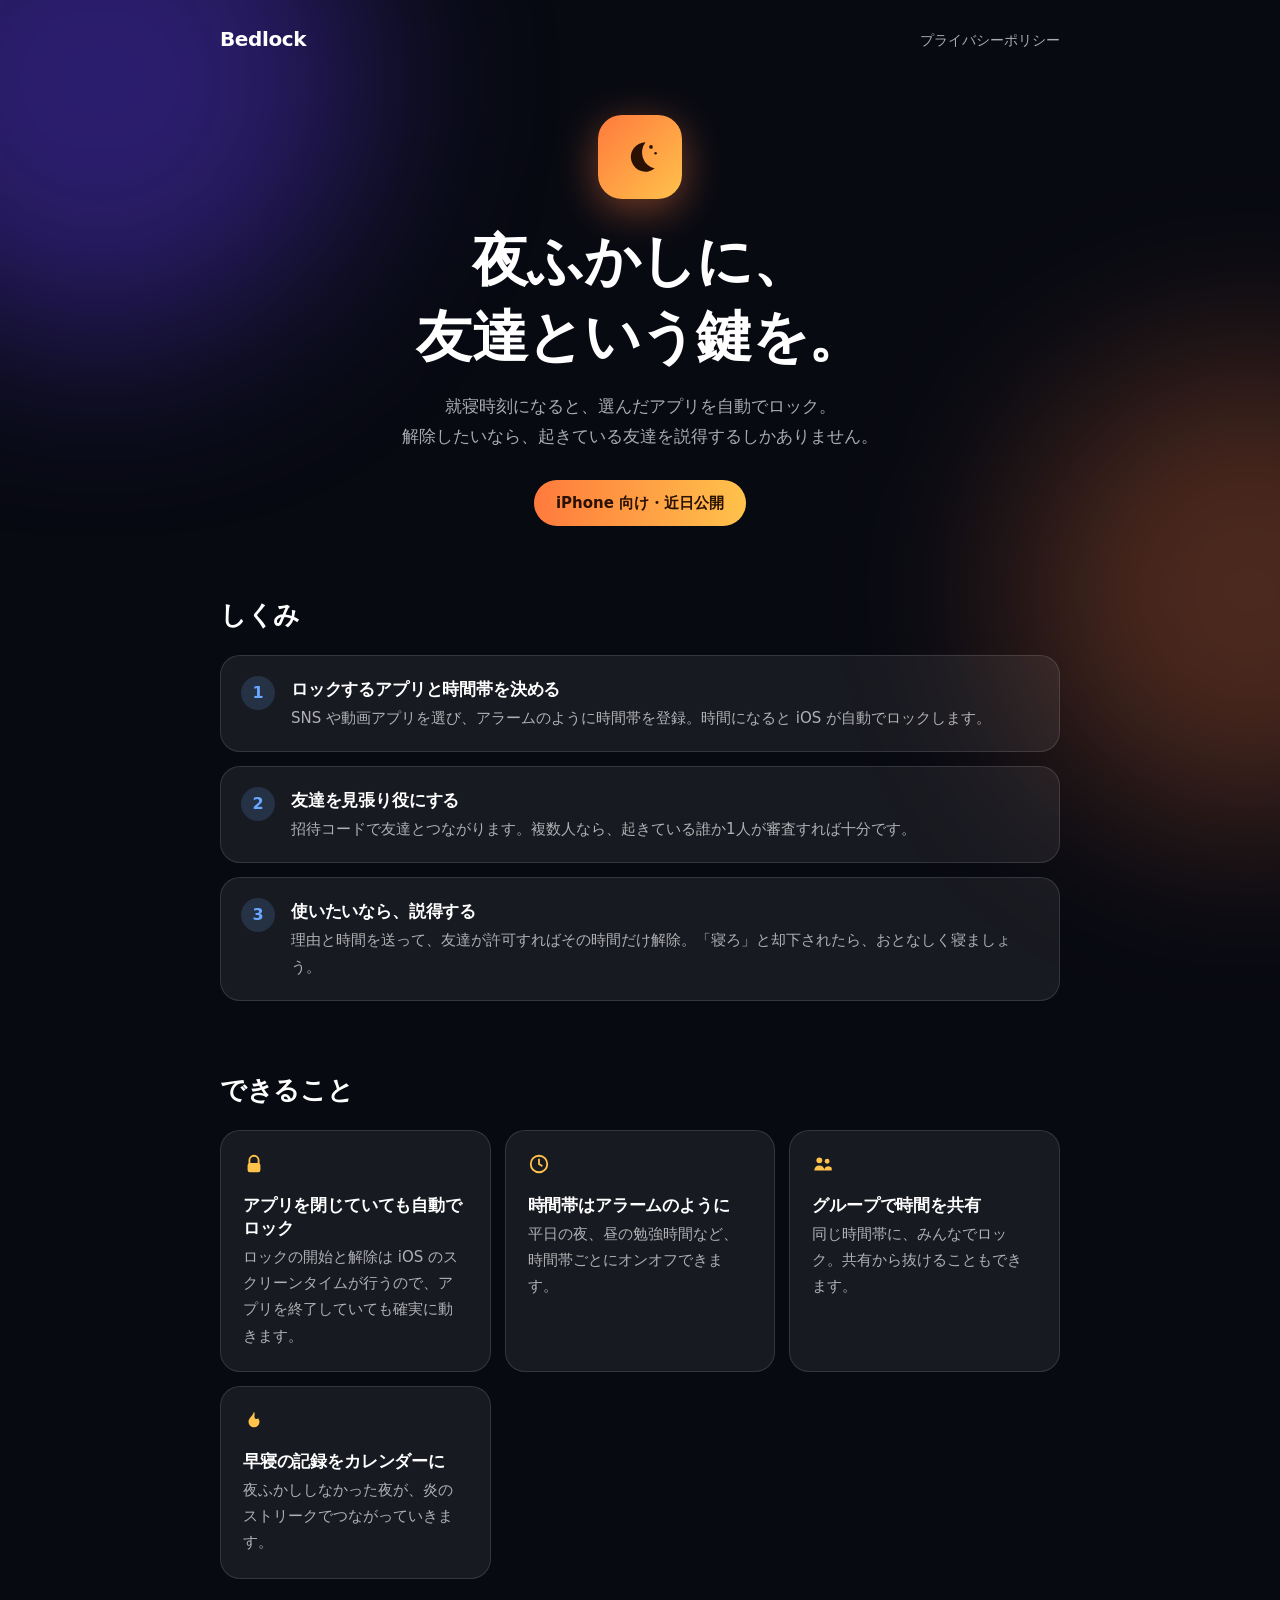
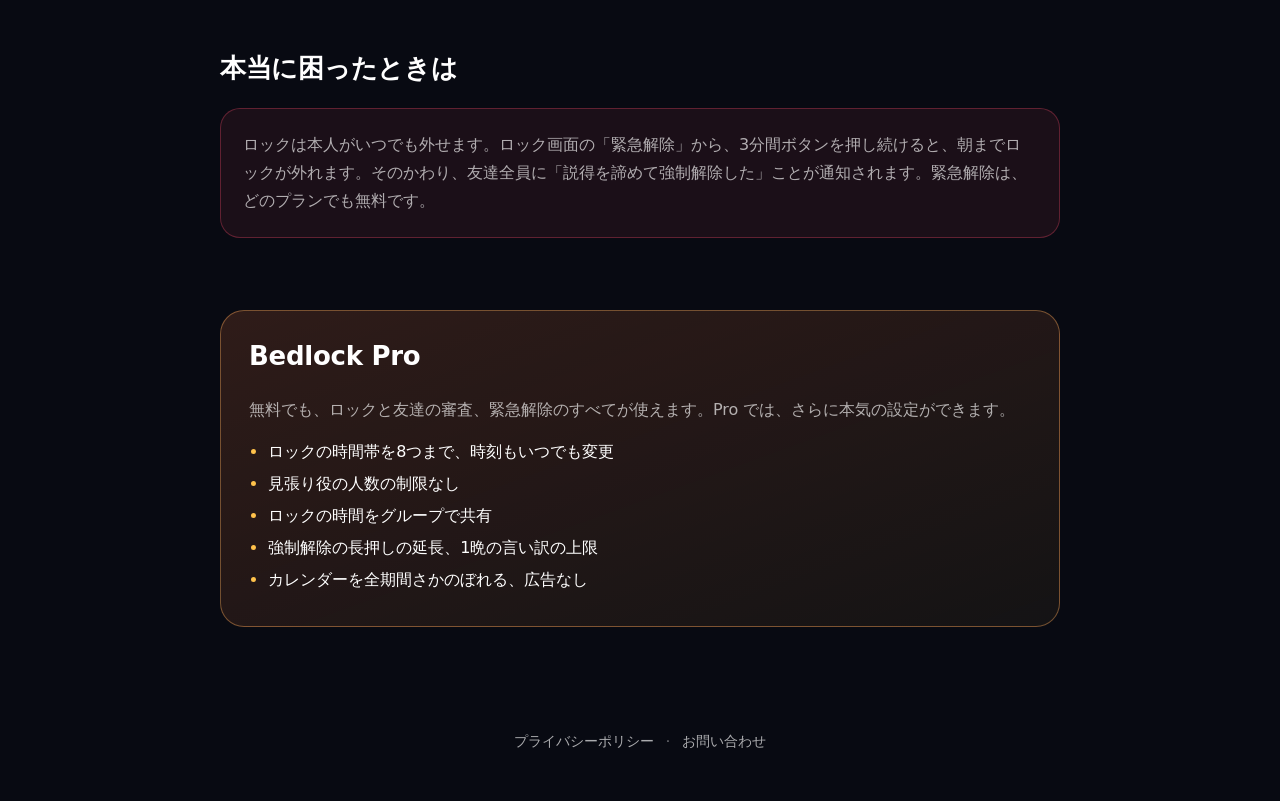
<file: index.html>
<!doctype html>
<html lang="ja">
<head>
  <meta charset="utf-8">
  <meta name="viewport" content="width=device-width, initial-scale=1">
  <title>Bedlock | 夜ふかしに、友達という鍵を。</title>
  <meta name="description" content="就寝時刻になると、選んだアプリを自動でロック。解除するには友達を説得するしかない、夜ふかし防止アプリ。">
  <meta property="og:title" content="Bedlock">
  <meta property="og:description" content="夜ふかしに、友達という鍵を。">
  <link rel="stylesheet" href="style.css">
</head>
<body>
  <div class="glow glow-a" aria-hidden="true"></div>
  <div class="glow glow-b" aria-hidden="true"></div>

  <header class="topbar">
    <a class="brand" href="./">Bedlock</a>
    <nav><a href="privacy.html">プライバシーポリシー</a></nav>
  </header>

  <main>
    <section class="hero">
      <div class="app-icon" aria-hidden="true">
        <svg viewBox="0 0 48 48" width="44" height="44"><path d="M30 8a16 16 0 1 0 10 28.5A18 18 0 0 1 30 8Z" fill="#2A1104"/><circle cx="36" cy="13" r="2" fill="#2A1104"/><circle cx="41" cy="20" r="1.4" fill="#2A1104"/></svg>
      </div>
      <h1>夜ふかしに、<br>友達という鍵を。</h1>
      <p class="lead">
        就寝時刻になると、選んだアプリを自動でロック。<br>
        解除したいなら、起きている友達を説得するしかありません。
      </p>
      <span class="badge">iPhone 向け・近日公開</span>
    </section>

    <section class="steps">
      <h2>しくみ</h2>
      <ol>
        <li>
          <span class="num">1</span>
          <div>
            <h3>ロックするアプリと時間帯を決める</h3>
            <p>SNS や動画アプリを選び、アラームのように時間帯を登録。時間になると iOS が自動でロックします。</p>
          </div>
        </li>
        <li>
          <span class="num">2</span>
          <div>
            <h3>友達を見張り役にする</h3>
            <p>招待コードで友達とつながります。複数人なら、起きている誰か1人が審査すれば十分です。</p>
          </div>
        </li>
        <li>
          <span class="num">3</span>
          <div>
            <h3>使いたいなら、説得する</h3>
            <p>理由と時間を送って、友達が許可すればその時間だけ解除。「寝ろ」と却下されたら、おとなしく寝ましょう。</p>
          </div>
        </li>
      </ol>
    </section>

    <section class="features">
      <h2>できること</h2>
      <div class="grid">
        <article class="card">
          <svg viewBox="0 0 24 24" width="22" height="22" aria-hidden="true"><path d="M7 11V8a5 5 0 0 1 10 0v3" fill="none" stroke="currentColor" stroke-width="2" stroke-linecap="round"/><rect x="5" y="11" width="14" height="10" rx="2.5" fill="currentColor"/></svg>
          <h3>アプリを閉じていても自動でロック</h3>
          <p>ロックの開始と解除は iOS のスクリーンタイムが行うので、アプリを終了していても確実に動きます。</p>
        </article>
        <article class="card">
          <svg viewBox="0 0 24 24" width="22" height="22" aria-hidden="true"><circle cx="12" cy="12" r="9" fill="none" stroke="currentColor" stroke-width="2"/><path d="M12 7v5l3 2" fill="none" stroke="currentColor" stroke-width="2" stroke-linecap="round"/></svg>
          <h3>時間帯はアラームのように</h3>
          <p>平日の夜、昼の勉強時間など、時間帯ごとにオンオフできます。</p>
        </article>
        <article class="card">
          <svg viewBox="0 0 24 24" width="22" height="22" aria-hidden="true"><circle cx="8" cy="8" r="3.2" fill="currentColor"/><circle cx="16.5" cy="9" r="2.6" fill="currentColor"/><path d="M2.5 19a5.5 5.5 0 0 1 11 0Zm10.8 0a4.6 4.6 0 0 1 8.2-2.8V19Z" fill="currentColor"/></svg>
          <h3>グループで時間を共有</h3>
          <p>同じ時間帯に、みんなでロック。共有から抜けることもできます。</p>
        </article>
        <article class="card">
          <svg viewBox="0 0 24 24" width="22" height="22" aria-hidden="true"><path d="M12 3c2 3.5-1 5 1.5 7.5 1 1 3-.5 3-.5S18 12 18 14a6 6 0 0 1-12 0c0-4 4-5.5 6-11Z" fill="currentColor"/></svg>
          <h3>早寝の記録をカレンダーに</h3>
          <p>夜ふかししなかった夜が、炎のストリークでつながっていきます。</p>
        </article>
      </div>
    </section>

    <section class="safety">
      <h2>本当に困ったときは</h2>
      <p>
        ロックは本人がいつでも外せます。ロック画面の「緊急解除」から、3分間ボタンを押し続けると、朝までロックが外れます。そのかわり、友達全員に「説得を諦めて強制解除した」ことが通知されます。緊急解除は、どのプランでも無料です。
      </p>
    </section>

    <section class="pro">
      <h2>Bedlock Pro</h2>
      <p>無料でも、ロックと友達の審査、緊急解除のすべてが使えます。Pro では、さらに本気の設定ができます。</p>
      <ul>
        <li>ロックの時間帯を8つまで、時刻もいつでも変更</li>
        <li>見張り役の人数の制限なし</li>
        <li>ロックの時間をグループで共有</li>
        <li>強制解除の長押しの延長、1晩の言い訳の上限</li>
        <li>カレンダーを全期間さかのぼれる、広告なし</li>
      </ul>
    </section>
  </main>

  <footer class="footer">
    <a href="privacy.html">プライバシーポリシー</a>
    <span>·</span>
    <a href="https://github.com/nvlz1x/bedlock-site/issues">お問い合わせ</a>
  </footer>
</body>
</html>
</file>
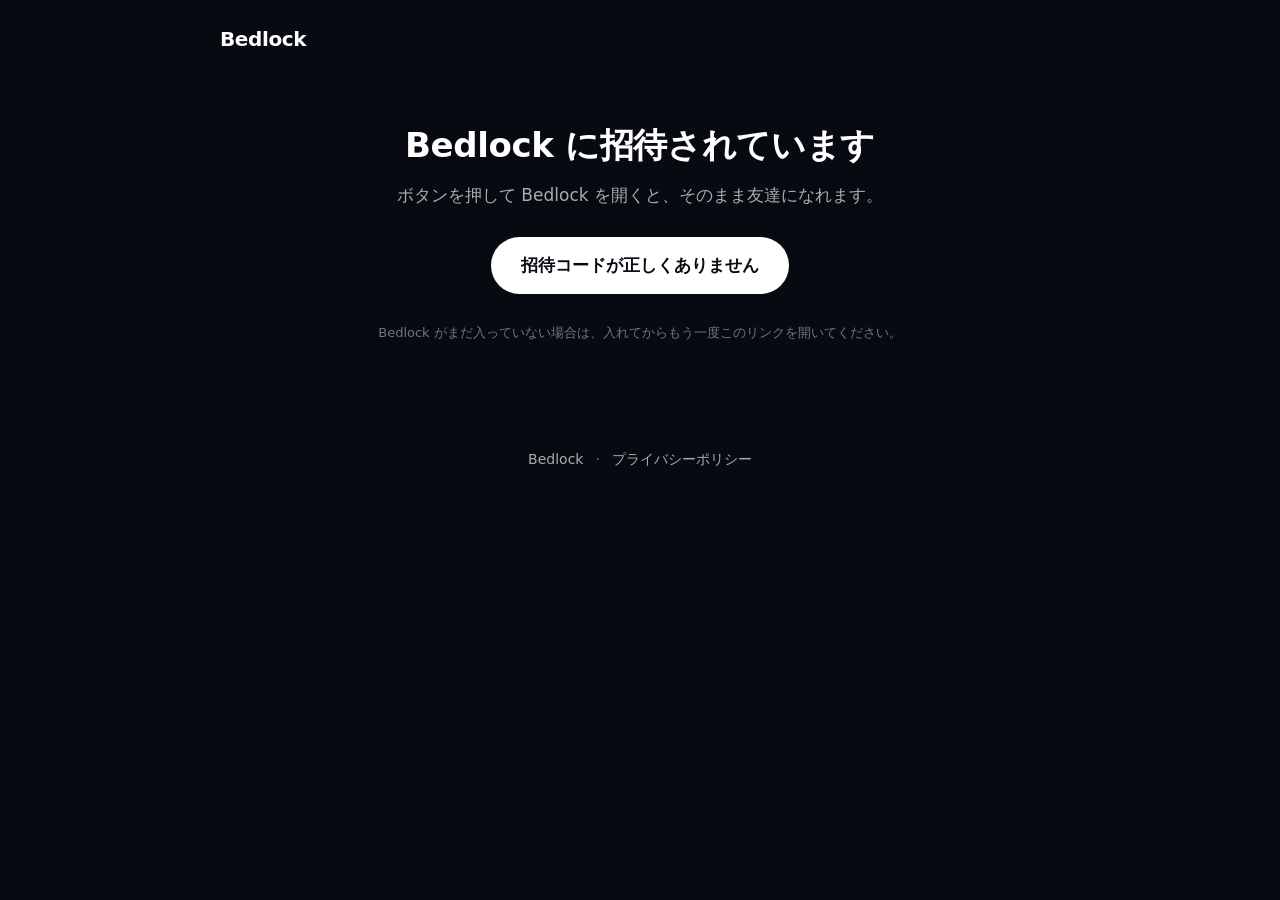
<file: i/index.html>
<!doctype html>
<html lang="ja">
<head>
  <meta charset="utf-8">
  <meta name="viewport" content="width=device-width, initial-scale=1">
  <title>Bedlock に招待されています</title>
  <meta name="description" content="Bedlock で夜ふかしを見張ってください。このページから Bedlock を開くと、そのまま友達になれます。">
  <meta property="og:title" content="Bedlock に招待されています">
  <meta property="og:description" content="開くと、そのまま友達になれます。">
  <meta name="robots" content="noindex">
  <link rel="stylesheet" href="../style.css">
  <style>
    .invite { text-align: center; margin-top: 56px; }
    .invite h1 { font-size: clamp(26px, 6vw, 34px); margin: 0 0 12px; }
    .invite .lead { margin-bottom: 26px; }
    .open {
      display: inline-block;
      padding: 14px 30px;
      border-radius: 999px;
      background: #ffffff;
      color: #080a12;
      font-weight: 800;
      font-size: 17px;
    }
    .open:hover { text-decoration: none; opacity: 0.9; }
    .code-box {
      margin: 34px auto 0;
      max-width: 420px;
      padding: 18px 20px;
      border-radius: 20px;
      background: var(--glass);
      border: 1px solid var(--glass-border);
    }
    .code {
      font-size: 30px;
      font-weight: 800;
      letter-spacing: 0.2em;
      color: var(--accent);
      margin: 6px 0;
      font-variant-numeric: tabular-nums;
    }
    .small { color: var(--text-3); font-size: 13px; margin: 0; }
  </style>
</head>
<body>
  <header class="topbar">
    <a class="brand" href="../">Bedlock</a>
  </header>

  <main>
    <section class="invite">
      <h1>Bedlock に招待されています</h1>
      <p class="lead">ボタンを押して Bedlock を開くと、そのまま友達になれます。</p>
      <a class="open" id="open" href="#">Bedlock で開く</a>

      <div class="code-box" id="code-box" hidden>
        <p class="small">開けないときは、アプリの「友達」タブの + から入力してください</p>
        <p class="code" id="code"></p>
        <p class="small">24時間有効</p>
      </div>

      <p class="small" style="margin-top:28px">Bedlock がまだ入っていない場合は、入れてからもう一度このリンクを開いてください。</p>
    </section>
  </main>

  <footer class="footer">
    <a href="../">Bedlock</a>
    <span>·</span>
    <a href="../privacy.html">プライバシーポリシー</a>
  </footer>

  <script>
    // ?c=ABC123 の招待コードで、アプリの bedlock://invite/ABC123 を開く
    (function () {
      var raw = new URLSearchParams(location.search).get('c') || '';
      var code = raw.trim().toUpperCase();
      var valid = /^[A-HJ-NP-Z2-9]{6}$/.test(code);
      var button = document.getElementById('open');
      if (!valid) {
        button.textContent = '招待コードが正しくありません';
        button.removeAttribute('href');
        return;
      }
      var appUrl = 'bedlock://invite/' + code;
      button.href = appUrl;
      document.getElementById('code').textContent = code;
      document.getElementById('code-box').hidden = false;
      // ページを開いた時点で、アプリを開こうとする（入っていなければ何も起きない）
      location.href = appUrl;
    })();
  </script>
</body>
</html>
</file>
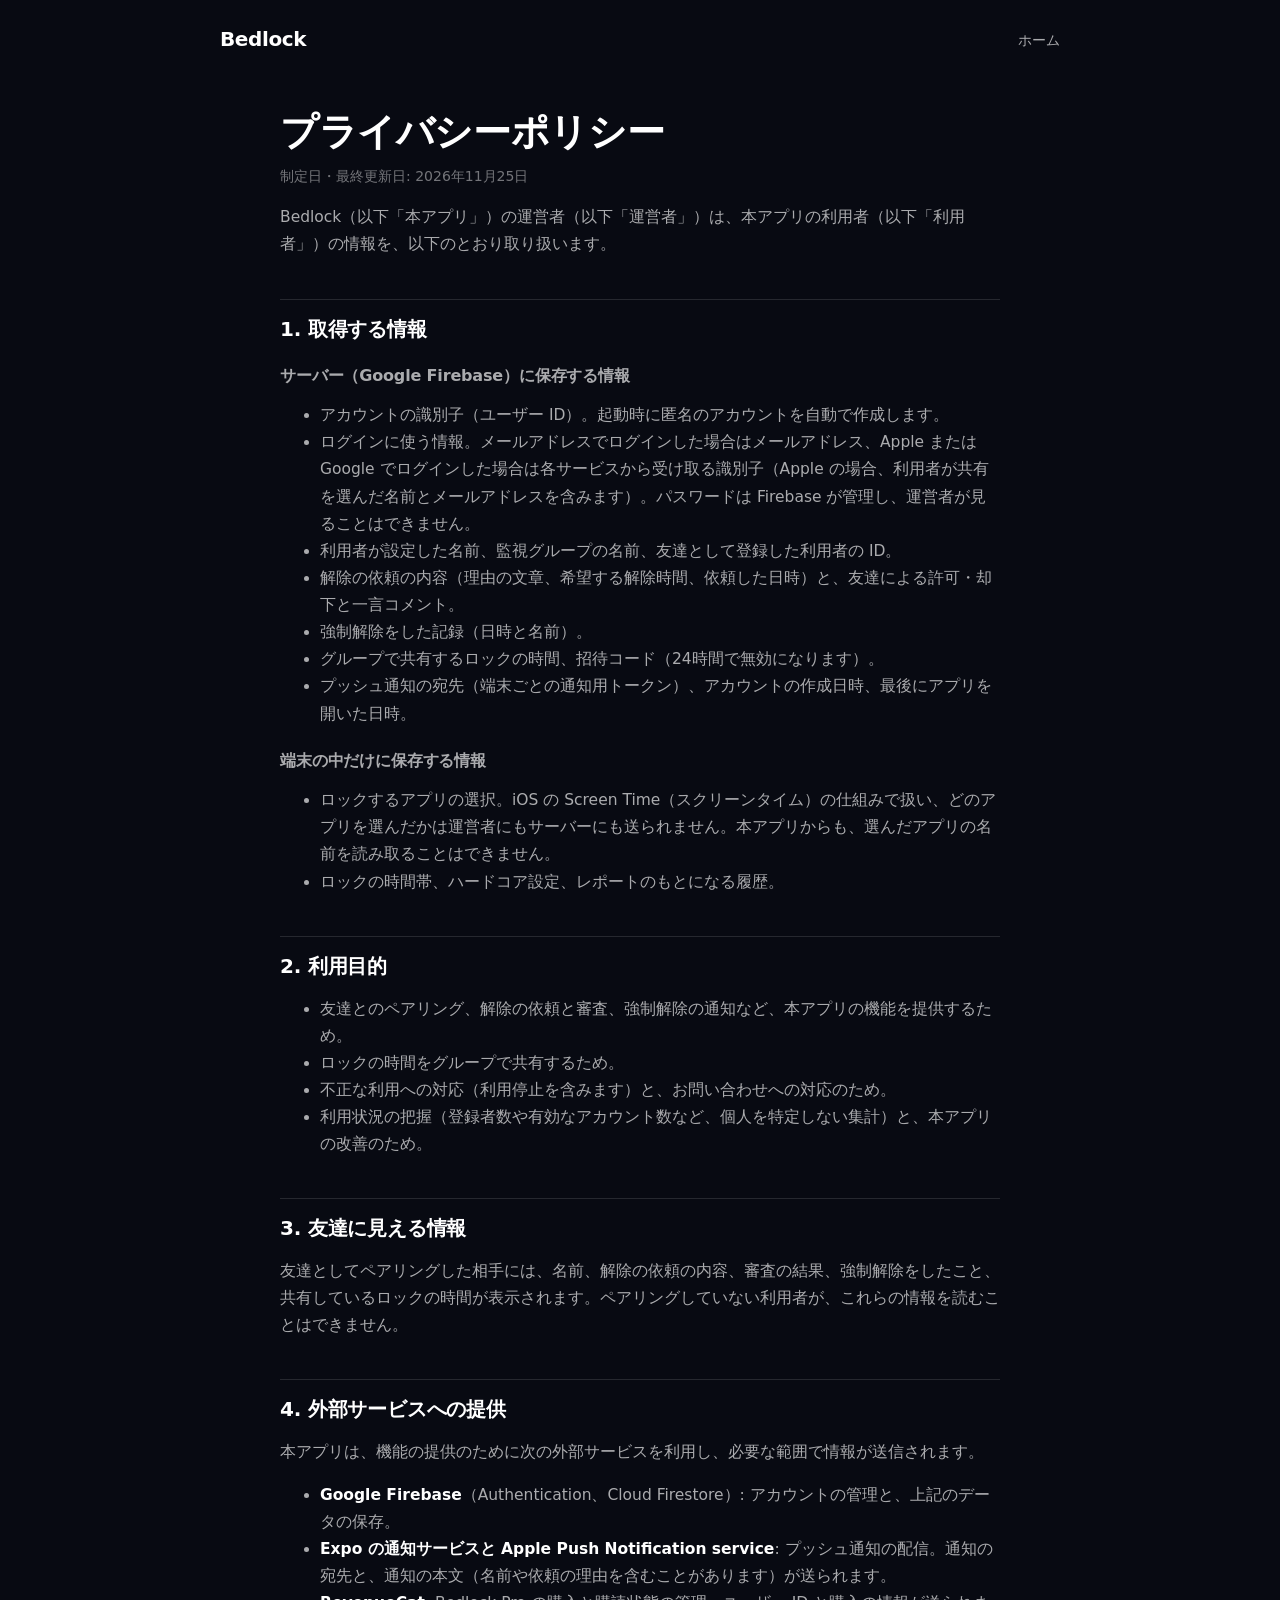
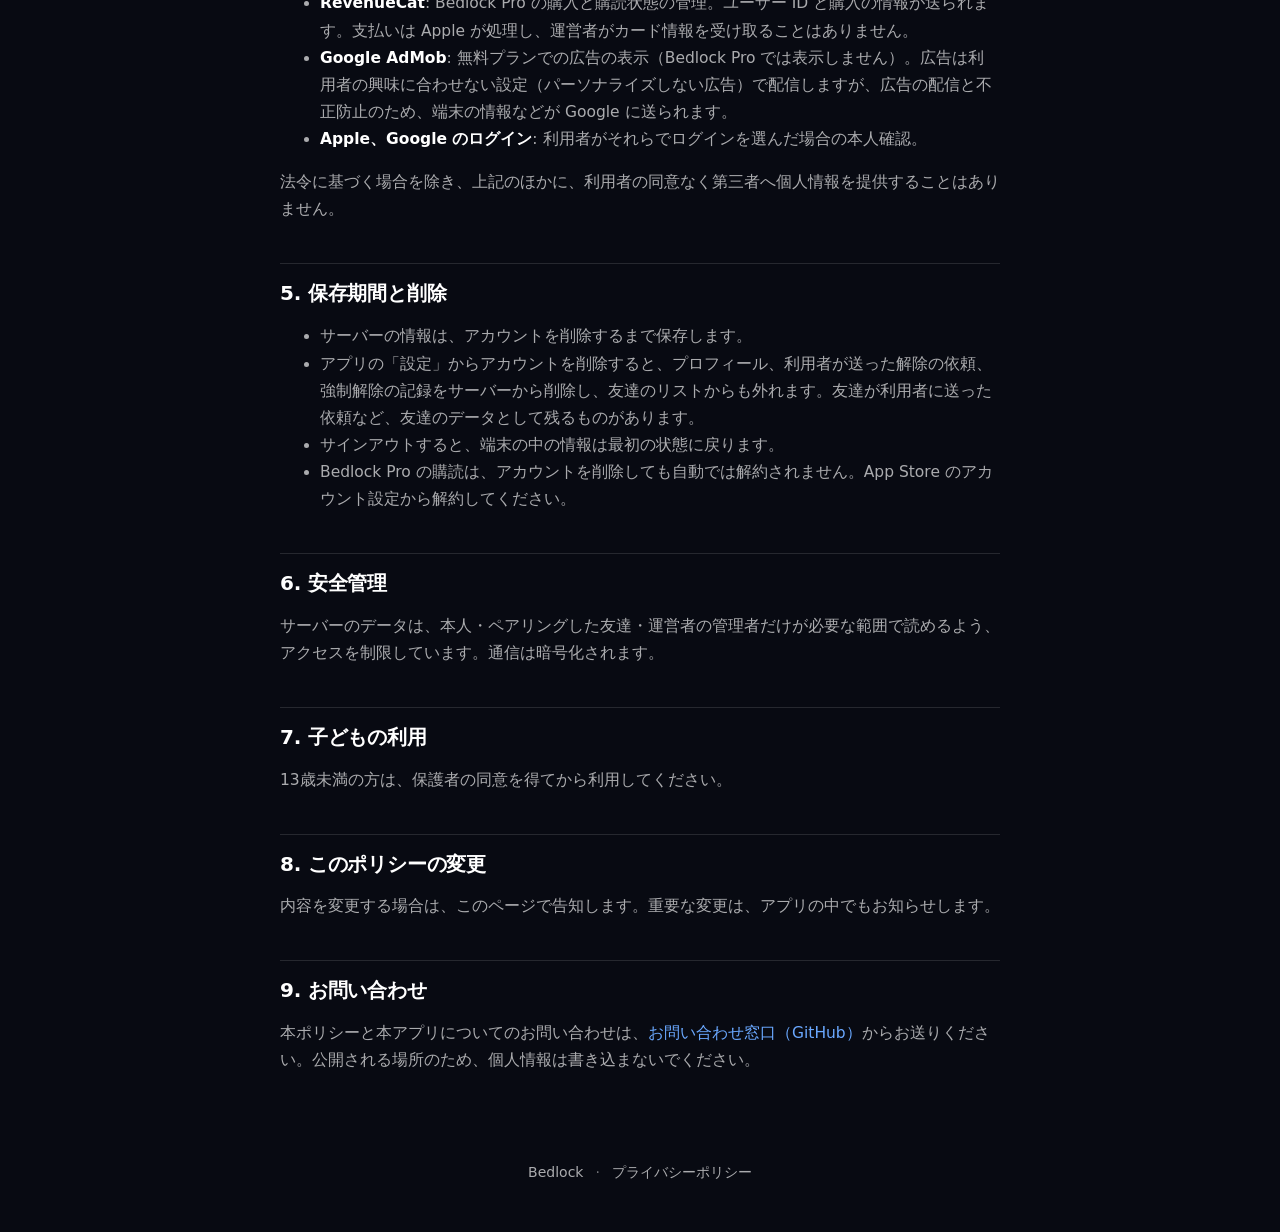
<file: privacy.html>
<!doctype html>
<html lang="ja">
<head>
  <meta charset="utf-8">
  <meta name="viewport" content="width=device-width, initial-scale=1">
  <title>プライバシーポリシー | Bedlock</title>
  <meta name="description" content="Bedlock のプライバシーポリシー。アプリが扱う情報と、その使い方を説明します。">
  <link rel="stylesheet" href="style.css">
</head>
<body>
  <header class="topbar">
    <a class="brand" href="./">Bedlock</a>
    <nav><a href="./">ホーム</a></nav>
  </header>

  <main class="doc">
    <h1>プライバシーポリシー</h1>
    <p class="updated">制定日・最終更新日: 2026年11月25日</p>

    <p>
      Bedlock（以下「本アプリ」）の運営者（以下「運営者」）は、本アプリの利用者（以下「利用者」）の情報を、以下のとおり取り扱います。
    </p>

    <h2>1. 取得する情報</h2>
    <h3>サーバー（Google Firebase）に保存する情報</h3>
    <ul>
      <li>アカウントの識別子（ユーザー ID）。起動時に匿名のアカウントを自動で作成します。</li>
      <li>ログインに使う情報。メールアドレスでログインした場合はメールアドレス、Apple または Google でログインした場合は各サービスから受け取る識別子（Apple の場合、利用者が共有を選んだ名前とメールアドレスを含みます）。パスワードは Firebase が管理し、運営者が見ることはできません。</li>
      <li>利用者が設定した名前、監視グループの名前、友達として登録した利用者の ID。</li>
      <li>解除の依頼の内容（理由の文章、希望する解除時間、依頼した日時）と、友達による許可・却下と一言コメント。</li>
      <li>強制解除をした記録（日時と名前）。</li>
      <li>グループで共有するロックの時間、招待コード（24時間で無効になります）。</li>
      <li>プッシュ通知の宛先（端末ごとの通知用トークン）、アカウントの作成日時、最後にアプリを開いた日時。</li>
    </ul>

    <h3>端末の中だけに保存する情報</h3>
    <ul>
      <li>ロックするアプリの選択。iOS の Screen Time（スクリーンタイム）の仕組みで扱い、どのアプリを選んだかは運営者にもサーバーにも送られません。本アプリからも、選んだアプリの名前を読み取ることはできません。</li>
      <li>ロックの時間帯、ハードコア設定、レポートのもとになる履歴。</li>
    </ul>

    <h2>2. 利用目的</h2>
    <ul>
      <li>友達とのペアリング、解除の依頼と審査、強制解除の通知など、本アプリの機能を提供するため。</li>
      <li>ロックの時間をグループで共有するため。</li>
      <li>不正な利用への対応（利用停止を含みます）と、お問い合わせへの対応のため。</li>
      <li>利用状況の把握（登録者数や有効なアカウント数など、個人を特定しない集計）と、本アプリの改善のため。</li>
    </ul>

    <h2>3. 友達に見える情報</h2>
    <p>
      友達としてペアリングした相手には、名前、解除の依頼の内容、審査の結果、強制解除をしたこと、共有しているロックの時間が表示されます。ペアリングしていない利用者が、これらの情報を読むことはできません。
    </p>

    <h2>4. 外部サービスへの提供</h2>
    <p>本アプリは、機能の提供のために次の外部サービスを利用し、必要な範囲で情報が送信されます。</p>
    <ul>
      <li><strong>Google Firebase</strong>（Authentication、Cloud Firestore）: アカウントの管理と、上記のデータの保存。</li>
      <li><strong>Expo の通知サービスと Apple Push Notification service</strong>: プッシュ通知の配信。通知の宛先と、通知の本文（名前や依頼の理由を含むことがあります）が送られます。</li>
      <li><strong>RevenueCat</strong>: Bedlock Pro の購入と購読状態の管理。ユーザー ID と購入の情報が送られます。支払いは Apple が処理し、運営者がカード情報を受け取ることはありません。</li>
      <li><strong>Google AdMob</strong>: 無料プランでの広告の表示（Bedlock Pro では表示しません）。広告は利用者の興味に合わせない設定（パーソナライズしない広告）で配信しますが、広告の配信と不正防止のため、端末の情報などが Google に送られます。</li>
      <li><strong>Apple、Google のログイン</strong>: 利用者がそれらでログインを選んだ場合の本人確認。</li>
    </ul>
    <p>法令に基づく場合を除き、上記のほかに、利用者の同意なく第三者へ個人情報を提供することはありません。</p>

    <h2>5. 保存期間と削除</h2>
    <ul>
      <li>サーバーの情報は、アカウントを削除するまで保存します。</li>
      <li>アプリの「設定」からアカウントを削除すると、プロフィール、利用者が送った解除の依頼、強制解除の記録をサーバーから削除し、友達のリストからも外れます。友達が利用者に送った依頼など、友達のデータとして残るものがあります。</li>
      <li>サインアウトすると、端末の中の情報は最初の状態に戻ります。</li>
      <li>Bedlock Pro の購読は、アカウントを削除しても自動では解約されません。App Store のアカウント設定から解約してください。</li>
    </ul>

    <h2>6. 安全管理</h2>
    <p>
      サーバーのデータは、本人・ペアリングした友達・運営者の管理者だけが必要な範囲で読めるよう、アクセスを制限しています。通信は暗号化されます。
    </p>

    <h2>7. 子どもの利用</h2>
    <p>
      13歳未満の方は、保護者の同意を得てから利用してください。
    </p>

    <h2>8. このポリシーの変更</h2>
    <p>
      内容を変更する場合は、このページで告知します。重要な変更は、アプリの中でもお知らせします。
    </p>

    <h2>9. お問い合わせ</h2>
    <p>
      本ポリシーと本アプリについてのお問い合わせは、<a href="https://github.com/nvlz1x/bedlock-site/issues">お問い合わせ窓口（GitHub）</a>からお送りください。公開される場所のため、個人情報は書き込まないでください。
    </p>
  </main>

  <footer class="footer">
    <a href="./">Bedlock</a>
    <span>·</span>
    <a href="privacy.html">プライバシーポリシー</a>
  </footer>
</body>
</html>
</file>
<file: style.css>
/* Bedlock のサイト。アプリと同じ、深夜の地に日の出の光が差す配色 */
:root {
  --night: #080a12;
  --indigo: #1a1f3d;
  --violet: #4a2fb8;
  --sunrise: #ff7a3d;
  --amber: #ffc24b;
  --accent: #6aa8ff;
  --text: #ffffff;
  --text-2: rgba(255, 255, 255, 0.66);
  --text-3: rgba(255, 255, 255, 0.44);
  --glass: rgba(255, 255, 255, 0.065);
  --glass-border: rgba(255, 255, 255, 0.12);
}

* {
  box-sizing: border-box;
}

html {
  background: var(--night);
}

body {
  margin: 0;
  min-height: 100vh;
  background: var(--night);
  color: var(--text);
  font-family: system-ui, -apple-system, 'Hiragino Kaku Gothic ProN', 'Hiragino Sans', 'Yu Gothic', sans-serif;
  line-height: 1.75;
  overflow-x: hidden;
  position: relative;
}

a {
  color: var(--accent);
  text-decoration: none;
}

a:hover {
  text-decoration: underline;
}

/* 背景のぼかした光 */
.glow {
  position: absolute;
  border-radius: 50%;
  filter: blur(90px);
  pointer-events: none;
  z-index: 0;
}

.glow-a {
  width: 520px;
  height: 520px;
  top: -180px;
  left: -160px;
  background: rgba(74, 47, 184, 0.55);
}

.glow-b {
  width: 460px;
  height: 460px;
  top: 360px;
  right: -200px;
  background: rgba(255, 122, 61, 0.28);
}

.topbar,
main,
.footer {
  position: relative;
  z-index: 1;
  max-width: 880px;
  margin: 0 auto;
  padding-left: 20px;
  padding-right: 20px;
}

.topbar {
  display: flex;
  justify-content: space-between;
  align-items: center;
  padding-top: 22px;
  padding-bottom: 10px;
}

.brand {
  color: var(--text);
  font-weight: 800;
  font-size: 20px;
  letter-spacing: -0.02em;
}

.topbar nav a {
  font-size: 14px;
  color: var(--text-2);
}

section {
  margin: 72px 0;
}

h1,
h2,
h3 {
  line-height: 1.35;
  letter-spacing: -0.01em;
}

h2 {
  font-size: 26px;
  margin: 0 0 22px;
}

/* ヒーロー */
.hero {
  text-align: center;
  margin-top: 48px;
}

.app-icon {
  width: 84px;
  height: 84px;
  margin: 0 auto 24px;
  border-radius: 24px;
  display: grid;
  place-items: center;
  background: linear-gradient(135deg, var(--sunrise), var(--amber));
  box-shadow: 0 10px 40px rgba(255, 122, 61, 0.45);
}

.hero h1 {
  font-size: clamp(34px, 7vw, 56px);
  font-weight: 800;
  margin: 0 0 18px;
}

.lead {
  color: var(--text-2);
  font-size: 17px;
  margin: 0 auto 28px;
  max-width: 560px;
}

.badge {
  display: inline-block;
  padding: 10px 22px;
  border-radius: 999px;
  background: linear-gradient(90deg, var(--sunrise), var(--amber));
  color: #2a1104;
  font-weight: 800;
  font-size: 15px;
}

/* しくみ */
.steps ol {
  list-style: none;
  padding: 0;
  margin: 0;
  display: grid;
  gap: 14px;
}

.steps li {
  display: flex;
  gap: 16px;
  align-items: flex-start;
  padding: 20px;
  border-radius: 20px;
  background: var(--glass);
  border: 1px solid var(--glass-border);
}

.num {
  flex: none;
  width: 34px;
  height: 34px;
  border-radius: 50%;
  display: grid;
  place-items: center;
  font-weight: 800;
  color: var(--accent);
  background: rgba(106, 168, 255, 0.16);
}

.steps h3,
.card h3 {
  margin: 2px 0 4px;
  font-size: 17px;
}

.steps p,
.card p {
  margin: 0;
  color: var(--text-2);
  font-size: 15px;
}

/* できること */
.grid {
  display: grid;
  grid-template-columns: repeat(auto-fit, minmax(240px, 1fr));
  gap: 14px;
}

.card {
  padding: 22px;
  border-radius: 20px;
  background: var(--glass);
  border: 1px solid var(--glass-border);
}

.card svg {
  color: var(--amber);
  margin-bottom: 8px;
}

/* 緊急解除 */
.safety p {
  color: var(--text-2);
  margin: 0;
  padding: 22px;
  border-radius: 20px;
  background: rgba(255, 77, 106, 0.08);
  border: 1px solid rgba(255, 77, 106, 0.3);
}

/* Pro */
.pro {
  padding: 28px;
  border-radius: 24px;
  background: linear-gradient(160deg, rgba(255, 122, 61, 0.16), rgba(255, 194, 75, 0.05));
  border: 1px solid rgba(255, 170, 90, 0.4);
}

.pro p {
  color: var(--text-2);
  margin: 0 0 14px;
}

.pro ul {
  margin: 0;
  padding-left: 1.2em;
}

.pro li {
  margin: 4px 0;
}

.pro li::marker {
  color: var(--amber);
}

/* 文書のページ */
.doc {
  max-width: 760px;
  padding-bottom: 40px;
}

.doc h1 {
  font-size: clamp(28px, 6vw, 38px);
  margin: 40px 0 6px;
}

.doc h2 {
  font-size: 20px;
  margin: 40px 0 12px;
  padding-top: 16px;
  border-top: 1px solid var(--glass-border);
}

.doc h3 {
  font-size: 16px;
  margin: 22px 0 8px;
  color: var(--text-2);
}

.doc p,
.doc li {
  color: var(--text-2);
  font-size: 15.5px;
}

.doc strong {
  color: var(--text);
}

.updated {
  color: var(--text-3) !important;
  font-size: 14px !important;
  margin-top: 0;
}

/* フッター */
.footer {
  display: flex;
  justify-content: center;
  gap: 12px;
  padding-top: 30px;
  padding-bottom: 48px;
  color: var(--text-3);
  font-size: 14px;
}

.footer a {
  color: var(--text-2);
}

@media (max-width: 560px) {
  section {
    margin: 52px 0;
  }

  .pro {
    padding: 22px;
  }
}
</file>
